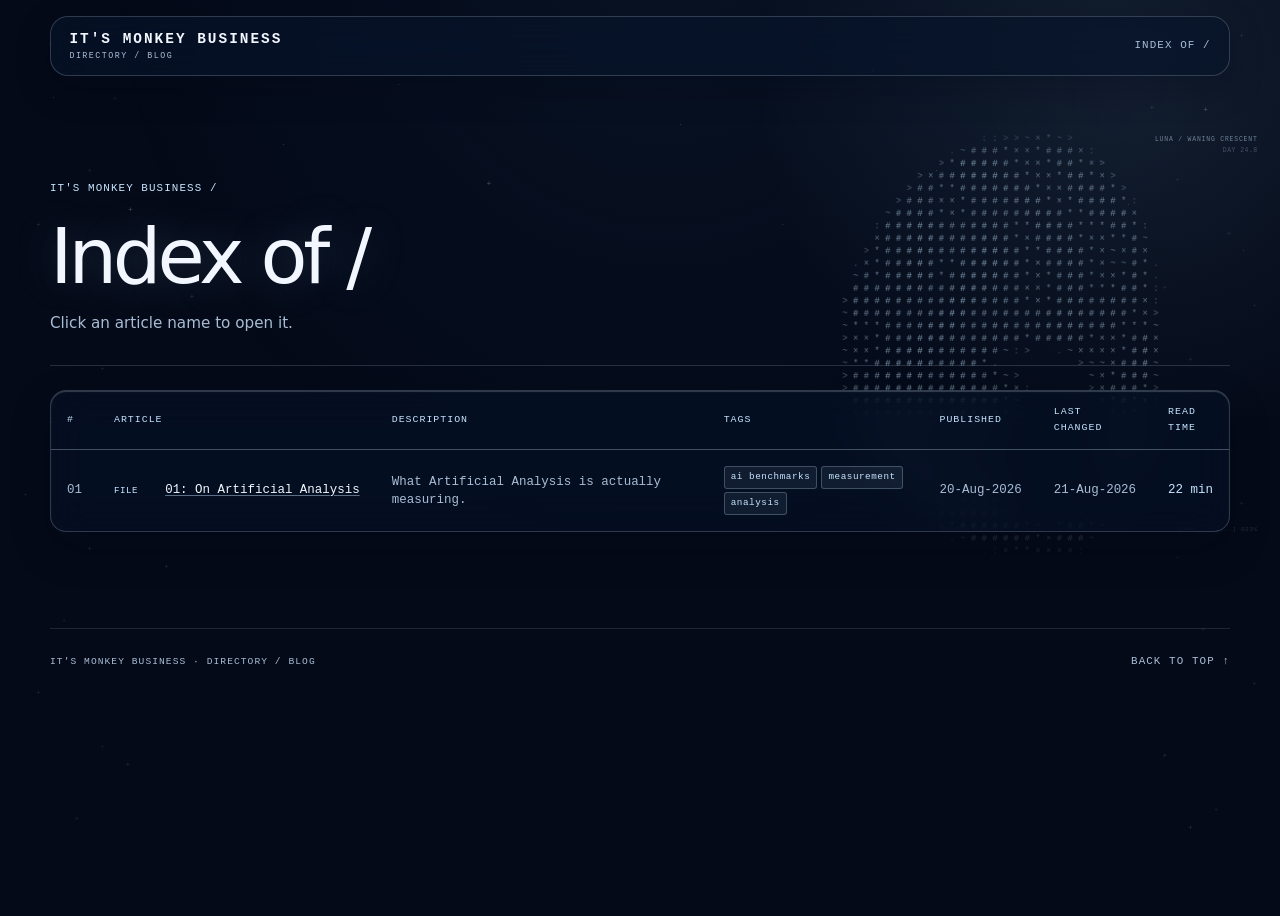
<file: index.html>
<!doctype html>
<html lang="en">
<head>
  <meta charset="utf-8">
  <meta name="viewport" content="width=device-width, initial-scale=1">
  <meta name="description" content="It's Monkey Business: a simple directory of blog posts.">
  <link rel="canonical" href="https://itsmonkey.business/">
  <meta name="theme-color" content="#040a18">
  <link rel="icon" type="image/png" sizes="64x64" href="assets/favicon.png">
  <meta property="og:site_name" content="It's Monkey Business">
  <meta property="og:type" content="website">
  <meta property="og:title" content="Index of / | It's Monkey Business">
  <meta property="og:description" content="It's Monkey Business: a simple directory of blog posts.">
  <meta property="og:url" content="https://itsmonkey.business/">
  <meta property="og:image" content="https://itsmonkey.business/assets/embeds/index.png?v=6490119-no-label">
  <meta property="og:image:alt" content="It's Monkey Business directory index">
  <meta property="og:image:type" content="image/png">
  <meta property="og:image:width" content="1200">
  <meta property="og:image:height" content="630">
  <meta name="twitter:card" content="summary_large_image">
  <meta name="twitter:title" content="Index of / | It's Monkey Business">
  <meta name="twitter:description" content="It's Monkey Business: a simple directory of blog posts.">
  <meta name="twitter:image" content="https://itsmonkey.business/assets/embeds/index.png?v=6490119-no-label">
  <meta name="twitter:image:alt" content="It's Monkey Business directory index">
  <title>Index of / | It's Monkey Business</title>
  <link rel="stylesheet" href="styles.css">
  <link rel="stylesheet" href="aether.css">
  <link rel="stylesheet" href="ambient-sky.css">
  <link rel="stylesheet" href="directory.css">
  <link rel="stylesheet" href="directory-entries.css">
  <script defer src="lunar-mark-data.js"></script>
  <script defer src="ambient-sky.js"></script>
  <script defer src="site-counter.js"></script>
</head>
<body>
  <div class="site-shell" id="top">
    <header class="site-header">
      <a class="brand" href="index.html">
        <span>It's Monkey Business</span>
        <small>Directory / blog</small>
      </a>
      <span class="directory-status">Index of /</span>
    </header>

    <main class="directory-page">
      <div class="directory-heading">
        <p class="directory-path">It's Monkey Business /</p>
        <h1>Index of /</h1>
        <p class="directory-intro">Click an article name to open it.</p>
      </div>

      <div class="directory-table-wrap">
        <table class="directory-table">
          <thead>
            <tr>
              <th scope="col">#</th>
              <th scope="col">Article</th>
              <th scope="col">Description</th>
              <th scope="col">Tags</th>
              <th scope="col">Published</th>
              <th scope="col">Last changed</th>
              <th scope="col">Read time</th>
            </tr>
          </thead>
          <tbody>
            <tr>
              <td>01</td>
              <td><span class="entry-icon" aria-hidden="true">FILE</span><a href="blogposts/01-On_Artificial_Analysis.html">01: On Artificial Analysis</a></td>
              <td class="entry-description">What Artificial Analysis is actually measuring.</td>
              <td><span class="tag">AI benchmarks</span><span class="tag">measurement</span><span class="tag">analysis</span></td>
              <td><time datetime="2026-08-20">20-Aug-2026</time></td>
              <td><time datetime="2026-08-21">21-Aug-2026</time></td>
              <td><span class="entry-read-time">22 min</span></td>
            </tr>
          </tbody>
        </table>
      </div>
    </main>

    <footer class="site-footer">
      <p>It's Monkey Business · directory / blog</p>
      <a href="#top">Back to top ↑</a>
    </footer>
  </div>
  <div class="site-visitor-counter" data-site-counter hidden aria-live="polite"></div>
</body>
</html>
</file>
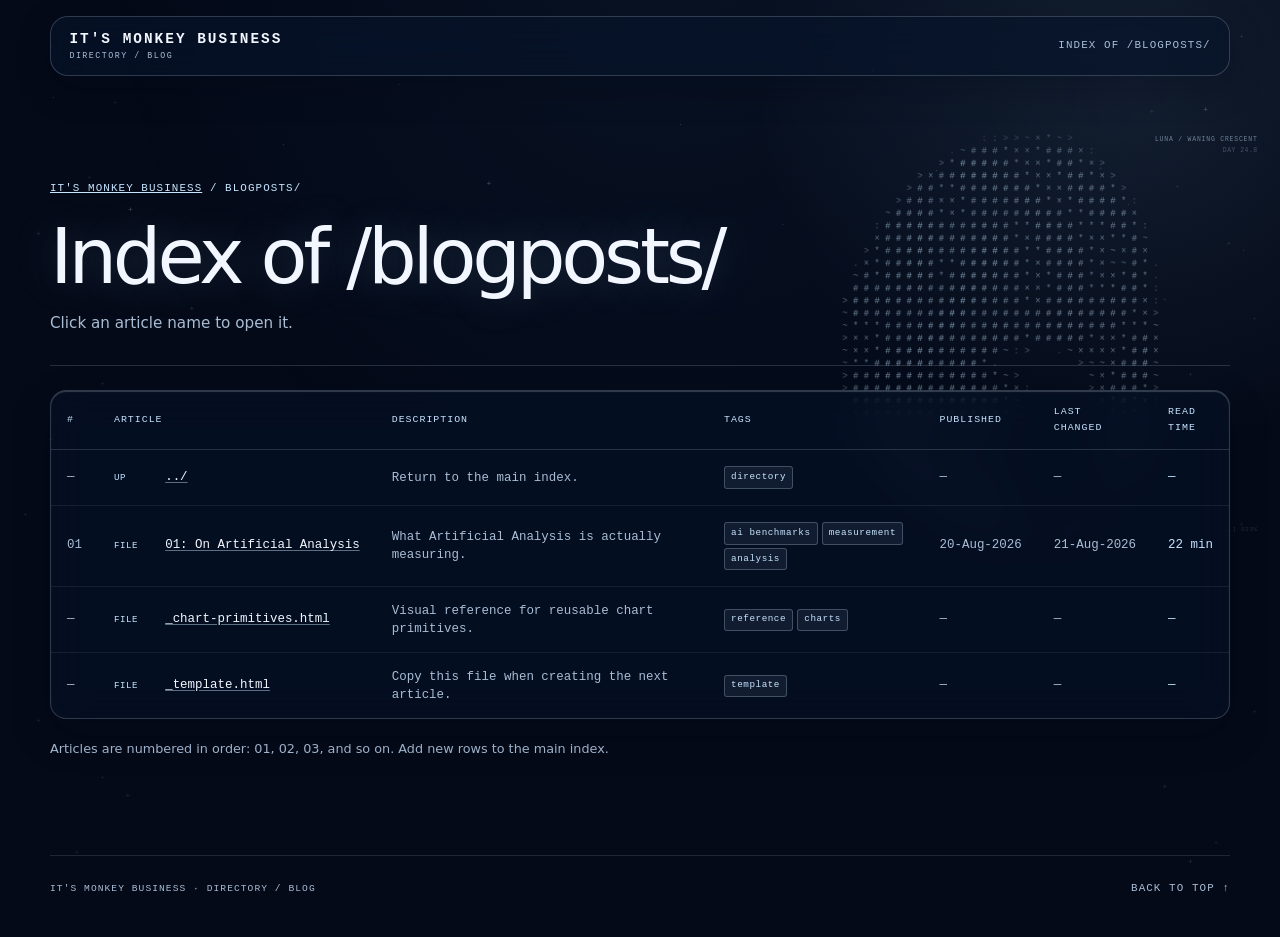
<file: blogposts/index.html>
<!doctype html>
<html lang="en">
<head>
  <meta charset="utf-8">
  <meta name="viewport" content="width=device-width, initial-scale=1">
  <meta name="description" content="Blog posts from It's Monkey Business.">
  <link rel="canonical" href="https://itsmonkey.business/blogposts/">
  <meta name="theme-color" content="#040a18">
  <link rel="icon" type="image/png" sizes="64x64" href="../assets/favicon.png">
  <meta property="og:site_name" content="It's Monkey Business">
  <meta property="og:type" content="website">
  <meta property="og:title" content="Index of /blogposts/ | It's Monkey Business">
  <meta property="og:description" content="Blog posts from It's Monkey Business.">
  <meta property="og:url" content="https://itsmonkey.business/blogposts/">
  <meta property="og:image" content="https://itsmonkey.business/assets/embeds/blogposts-index.png?v=6490119-no-label">
  <meta property="og:image:alt" content="It's Monkey Business blogposts directory">
  <meta property="og:image:type" content="image/png">
  <meta property="og:image:width" content="1200">
  <meta property="og:image:height" content="630">
  <meta name="twitter:card" content="summary_large_image">
  <meta name="twitter:title" content="Index of /blogposts/ | It's Monkey Business">
  <meta name="twitter:description" content="Blog posts from It's Monkey Business.">
  <meta name="twitter:image" content="https://itsmonkey.business/assets/embeds/blogposts-index.png?v=6490119-no-label">
  <meta name="twitter:image:alt" content="It's Monkey Business blogposts directory">
  <title>Index of /blogposts/ | It's Monkey Business</title>
  <link rel="stylesheet" href="../styles.css">
  <link rel="stylesheet" href="../aether.css">
  <link rel="stylesheet" href="../ambient-sky.css">
  <link rel="stylesheet" href="../directory.css">
  <link rel="stylesheet" href="../directory-entries.css">
  <script defer src="../lunar-mark-data.js"></script>
  <script defer src="../ambient-sky.js"></script>
  <script defer src="../site-counter.js"></script>
</head>
<body>
  <div class="site-shell" id="top">
    <header class="site-header">
      <a class="brand" href="../index.html">
        <span>It's Monkey Business</span>
        <small>Directory / blog</small>
      </a>
      <span class="directory-status">Index of /blogposts/</span>
    </header>

    <main class="directory-page">
      <div class="directory-heading">
        <p class="directory-path"><a href="../index.html">It's Monkey Business</a> / blogposts/</p>
        <h1>Index of /blogposts/</h1>
        <p class="directory-intro">Click an article name to open it.</p>
      </div>

      <div class="directory-table-wrap">
        <table class="directory-table">
          <thead>
            <tr>
              <th scope="col">#</th>
              <th scope="col">Article</th>
              <th scope="col">Description</th>
              <th scope="col">Tags</th>
              <th scope="col">Published</th>
              <th scope="col">Last changed</th>
              <th scope="col">Read time</th>
            </tr>
          </thead>
          <tbody>
            <tr>
              <td>—</td>
              <td><span class="entry-icon" aria-hidden="true">UP</span><a href="../index.html">../</a></td>
              <td class="entry-description">Return to the main index.</td>
              <td><span class="tag">directory</span></td>
              <td>—</td>
              <td>—</td>
              <td>—</td>
            </tr>
            <tr>
              <td>01</td>
              <td><span class="entry-icon" aria-hidden="true">FILE</span><a href="01-On_Artificial_Analysis.html">01: On Artificial Analysis</a></td>
              <td class="entry-description">What Artificial Analysis is actually measuring.</td>
              <td><span class="tag">AI benchmarks</span><span class="tag">measurement</span><span class="tag">analysis</span></td>
              <td><time datetime="2026-08-20">20-Aug-2026</time></td>
              <td><time datetime="2026-08-21">21-Aug-2026</time></td>
              <td><span class="entry-read-time">22 min</span></td>
            </tr>
            <tr>
              <td>—</td>
              <td><span class="entry-icon" aria-hidden="true">FILE</span><a href="_chart-primitives.html">_chart-primitives.html</a></td>
              <td class="entry-description">Visual reference for reusable chart primitives.</td>
              <td><span class="tag">reference</span><span class="tag">charts</span></td>
              <td>—</td>
              <td>—</td>
              <td>—</td>
            </tr>
            <tr>
              <td>—</td>
              <td><span class="entry-icon" aria-hidden="true">FILE</span><a href="_template.html">_template.html</a></td>
              <td class="entry-description">Copy this file when creating the next article.</td>
              <td><span class="tag">template</span></td>
              <td>—</td>
              <td>—</td>
              <td>—</td>
            </tr>
          </tbody>
        </table>
      </div>

      <p class="directory-note">
        Articles are numbered in order: 01, 02, 03, and so on. Add new rows to the main index.
      </p>
    </main>

    <footer class="site-footer">
      <p>It's Monkey Business · directory / blog</p>
      <a href="#top">Back to top ↑</a>
    </footer>
  </div>
  <div class="site-visitor-counter" data-site-counter hidden aria-live="polite"></div>
</body>
</html>
</file>
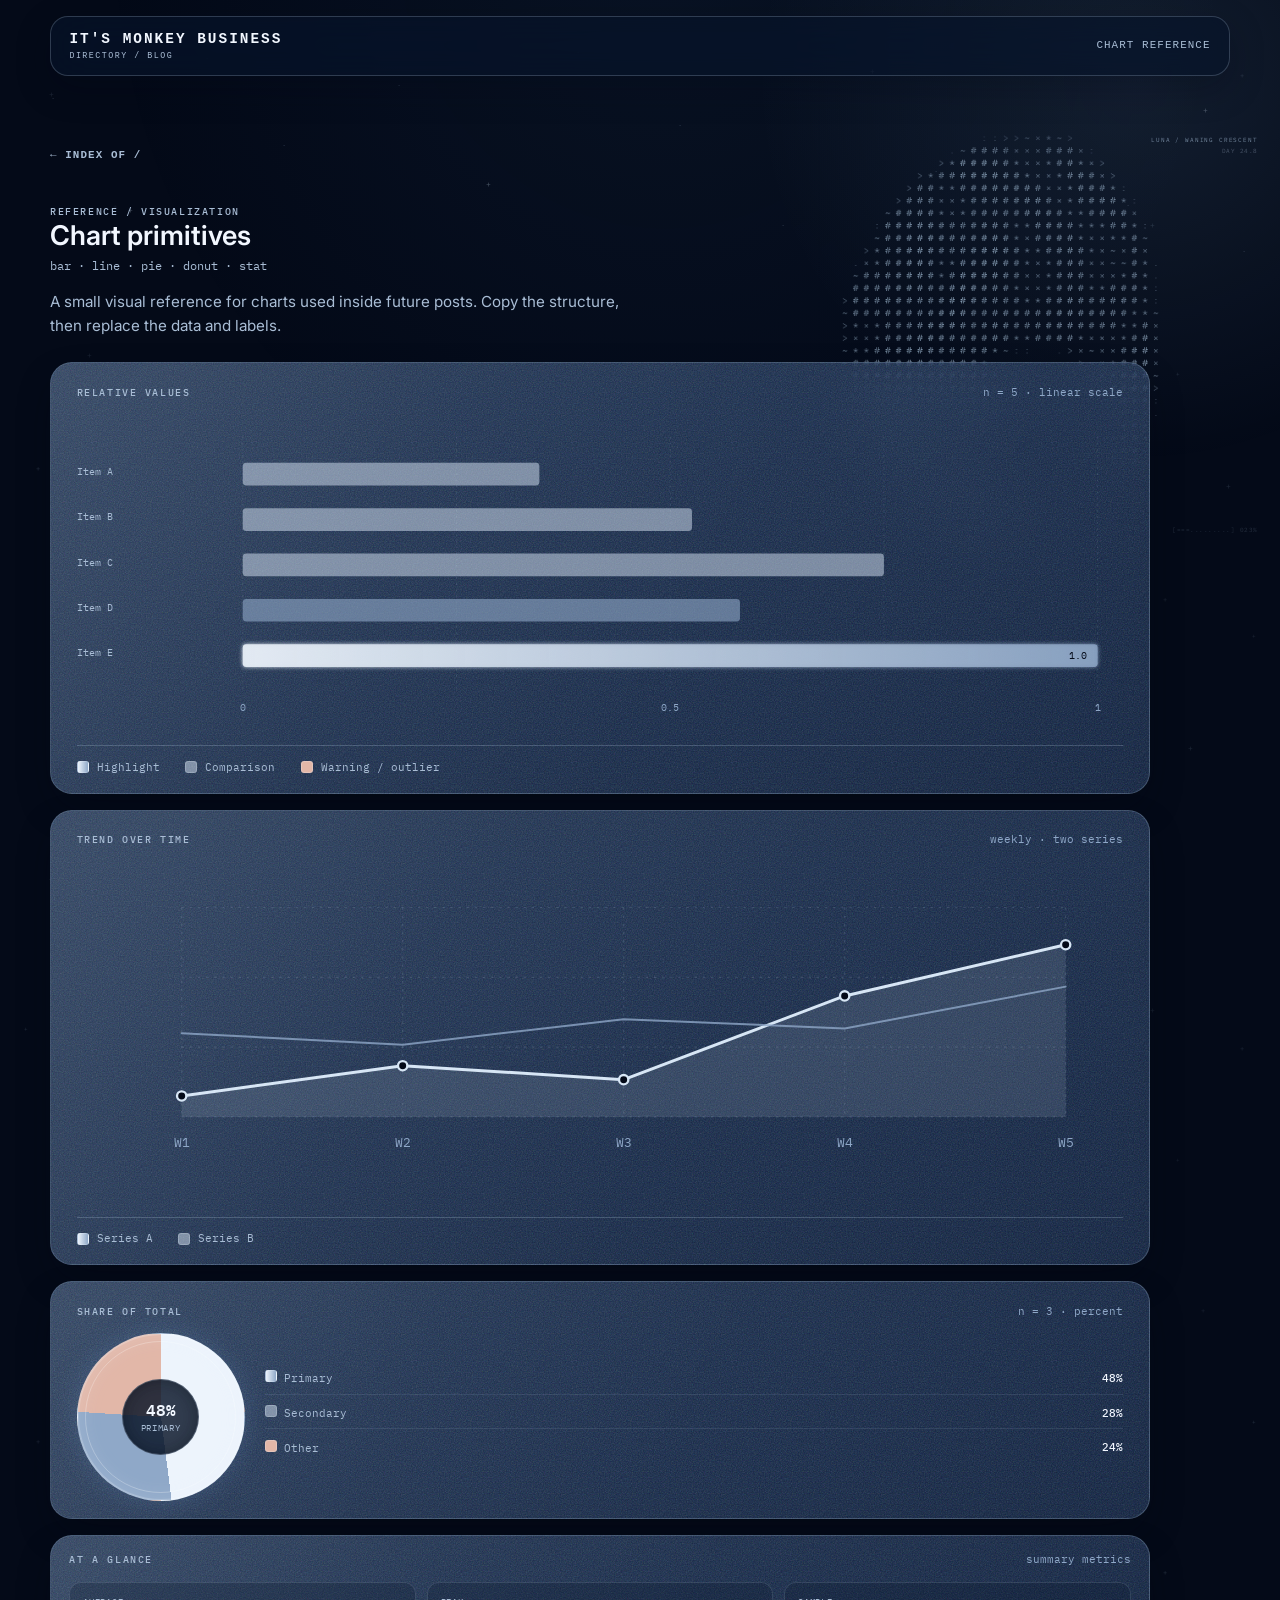
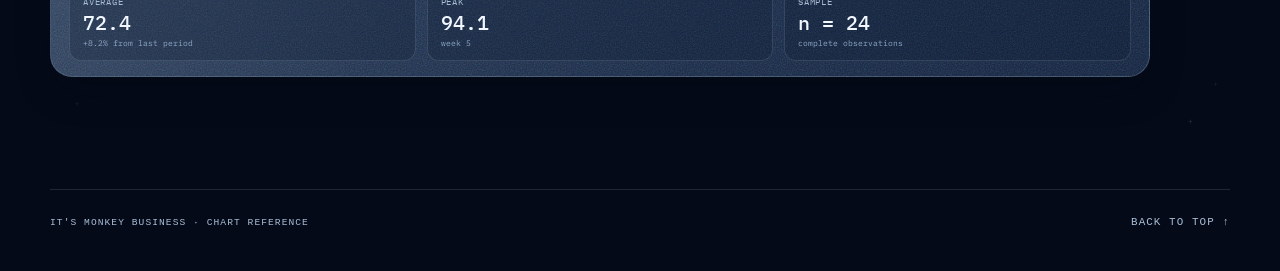
<file: blogposts/_chart-primitives.html>
<!doctype html>
<html lang="en">
<head>
  <meta charset="utf-8">
  <meta name="viewport" content="width=device-width, initial-scale=1">
  <link rel="icon" type="image/png" sizes="64x64" href="../assets/favicon.png">
  <meta name="description" content="Reusable chart primitives for It's Monkey Business.">
  <title>Chart primitives — It's Monkey Business</title>
  <link rel="preconnect" href="https://fonts.googleapis.com">
  <link rel="preconnect" href="https://fonts.gstatic.com" crossorigin>
  <link rel="stylesheet" href="https://fonts.googleapis.com/css2?family=IBM+Plex+Mono:wght@400;500&family=Inter:wght@400;500;600&display=swap">
  <link rel="stylesheet" href="../styles.css">
  <link rel="stylesheet" href="../aether.css">
  <link rel="stylesheet" href="../ambient-sky.css">
  <link rel="stylesheet" href="../charts.css">
  <link rel="stylesheet" href="../directory.css">
  <link rel="stylesheet" href="../directory-entries.css">
  <script defer src="../lunar-mark-data.js"></script>
  <script defer src="../ambient-sky.js"></script>
  <script defer src="../site-counter.js"></script>
</head>
<body>
  <div class="site-shell" id="top">
    <header class="site-header">
      <a class="brand" href="../index.html">
        <span>It's Monkey Business</span>
        <small>Directory / blog</small>
      </a>
      <span class="directory-status">Chart reference</span>
    </header>

    <main class="chart-reference-page">
      <a class="back-link" href="../index.html">← Index of /</a>
      <div class="ar-header">
        <div>
          <div class="ar-eyebrow">Reference / visualization</div>
          <div class="ar-title">Chart primitives</div>
          <div class="ar-meta">bar · line · pie · donut · stat</div>
        </div>
      </div>
      <p class="directory-intro">A small visual reference for charts used inside future posts. Copy the structure, then replace the data and labels.</p>

      <section class="ar-panel" aria-labelledby="bar-title">
        <div class="ar-card-top">
          <span class="ar-card-title" id="bar-title">Relative values</span>
          <span class="ar-card-sub">n = 5 · linear scale</span>
        </div>
        <svg class="ar-chart" viewBox="0 0 1200 372" role="img" aria-label="Example horizontal bar chart">
          <defs>
            <linearGradient id="arBarGrad" x1="0" y1="0" x2="1" y2="0">
              <stop offset="0" stop-color="#edf4fc" stop-opacity=".96"/>
              <stop offset="1" stop-color="#8fa8c8" stop-opacity=".88"/>
            </linearGradient>
            <filter id="arGlow" x="-20%" y="-80%" width="140%" height="260%">
              <feGaussianBlur stdDeviation="2.6" result="blur"/>
              <feMerge><feMergeNode in="blur"/><feMergeNode in="SourceGraphic"/></feMerge>
            </filter>
          </defs>
          <g class="ar-grid">
            <line x1="190" y1="26" x2="190" y2="320"/>
            <line x1="435" y1="26" x2="435" y2="320"/>
            <line x1="680" y1="26" x2="680" y2="320"/>
            <line x1="925" y1="26" x2="925" y2="320"/>
            <line x1="1170" y1="26" x2="1170" y2="320"/>
          </g>
          <g class="ar-tick" text-anchor="middle">
            <text x="190" y="340">0</text><text x="680" y="340">0.5</text><text x="1170" y="340">1</text>
          </g>
          <g class="ar-label">
            <text x="0" y="70">Item A</text><text x="0" y="122">Item B</text>
            <text x="0" y="174">Item C</text><text x="0" y="226">Item D</text>
            <text x="0" y="278">Item E</text>
          </g>
          <rect x="190" y="56" width="340" height="26" rx="4" class="ar-bar-muted"/>
          <rect x="190" y="108" width="515" height="26" rx="4" class="ar-bar-muted"/>
          <rect x="190" y="160" width="735" height="26" rx="4" class="ar-bar-muted"/>
          <rect x="190" y="212" width="570" height="26" rx="4" class="ar-bar-2"/>
          <rect x="190" y="264" width="980" height="26" rx="4" class="ar-star"/>
          <text x="1158" y="281" text-anchor="end" class="ar-value">1.0</text>
        </svg>
        <div class="ar-legend">
          <div class="ar-legend-item"><span class="ar-swatch ar-swatch--accent"></span>Highlight</div>
          <div class="ar-legend-item"><span class="ar-swatch ar-swatch--muted"></span>Comparison</div>
          <div class="ar-legend-item"><span class="ar-swatch ar-swatch--alert"></span>Warning / outlier</div>
        </div>
      </section>

      <section class="ar-panel" aria-labelledby="line-title">
        <div class="ar-card-top">
          <span class="ar-card-title" id="line-title">Trend over time</span>
          <span class="ar-card-sub">weekly · two series</span>
        </div>
        <svg class="ar-chart" viewBox="0 0 900 300" role="img" aria-label="Example line chart">
          <g class="ar-grid">
            <line x1="90" y1="40" x2="850" y2="40"/><line x1="90" y1="100" x2="850" y2="100"/>
            <line x1="90" y1="160" x2="850" y2="160"/><line x1="90" y1="220" x2="850" y2="220"/>
            <line x1="90" y1="40" x2="90" y2="220"/><line x1="280" y1="40" x2="280" y2="220"/>
            <line x1="470" y1="40" x2="470" y2="220"/><line x1="660" y1="40" x2="660" y2="220"/>
            <line x1="850" y1="40" x2="850" y2="220"/>
          </g>
          <path class="ar-area" d="M90 202 L280 176 L470 188 L660 116 L850 72 L850 220 L90 220 Z"/>
          <path class="ar-line" d="M90 202 L280 176 L470 188 L660 116 L850 72"/>
          <path class="ar-line-2" d="M90 148 L280 158 L470 136 L660 144 L850 108"/>
          <g class="ar-point"><circle cx="90" cy="202" r="4"/><circle cx="280" cy="176" r="4"/><circle cx="470" cy="188" r="4"/><circle cx="660" cy="116" r="4"/><circle cx="850" cy="72" r="4"/></g>
          <g class="ar-tick"><text x="90" y="246" text-anchor="middle">W1</text><text x="280" y="246" text-anchor="middle">W2</text><text x="470" y="246" text-anchor="middle">W3</text><text x="660" y="246" text-anchor="middle">W4</text><text x="850" y="246" text-anchor="middle">W5</text></g>
        </svg>
        <div class="ar-legend">
          <div class="ar-legend-item"><span class="ar-swatch ar-swatch--accent"></span>Series A</div>
          <div class="ar-legend-item"><span class="ar-swatch ar-swatch--muted"></span>Series B</div>
        </div>
      </section>

      <section class="ar-panel" aria-labelledby="pie-title">
        <div class="ar-card-top">
          <span class="ar-card-title" id="pie-title">Share of total</span>
          <span class="ar-card-sub">n = 3 · percent</span>
        </div>
        <div class="ar-pie-wrap">
          <div class="ar-pie ar-pie--donut" role="img" aria-label="Donut chart: primary 48 percent, secondary 28 percent, other 24 percent"
               style="--ar-pie-gradient: conic-gradient(#edf4fc 0 48%, #8fa8c8 48% 76%, #e2b7a8 76% 100%); --ar-pie-hole: rgba(8, 20, 40, .82);">
            <div class="ar-pie-label">48%<small>primary</small></div>
          </div>
          <ul class="ar-pie-legend">
            <li class="ar-pie-legend-item"><span><span class="ar-swatch ar-swatch--accent"></span> Primary</span><strong>48%</strong></li>
            <li class="ar-pie-legend-item"><span><span class="ar-swatch ar-swatch--muted"></span> Secondary</span><strong>28%</strong></li>
            <li class="ar-pie-legend-item"><span><span class="ar-swatch ar-swatch--alert"></span> Other</span><strong>24%</strong></li>
          </ul>
        </div>
      </section>

      <section class="ar-panel ar-panel--tight" aria-labelledby="stat-title">
        <div class="ar-card-top"><span class="ar-card-title" id="stat-title">At a glance</span><span class="ar-card-sub">summary metrics</span></div>
        <div class="ar-stat-grid">
          <div class="ar-stat"><span class="ar-stat-label">Average</span><strong class="ar-stat-value">72.4</strong><span class="ar-stat-note">+8.2% from last period</span></div>
          <div class="ar-stat"><span class="ar-stat-label">Peak</span><strong class="ar-stat-value">94.1</strong><span class="ar-stat-note">week 5</span></div>
          <div class="ar-stat"><span class="ar-stat-label">Sample</span><strong class="ar-stat-value">n = 24</strong><span class="ar-stat-note">complete observations</span></div>
        </div>
      </section>
    </main>

    <footer class="site-footer">
      <p>It's Monkey Business · chart reference</p>
      <a href="#top">Back to top ↑</a>
    </footer>
  </div>
  <div class="site-visitor-counter" data-site-counter hidden aria-live="polite"></div>
</body>
</html>
</file>
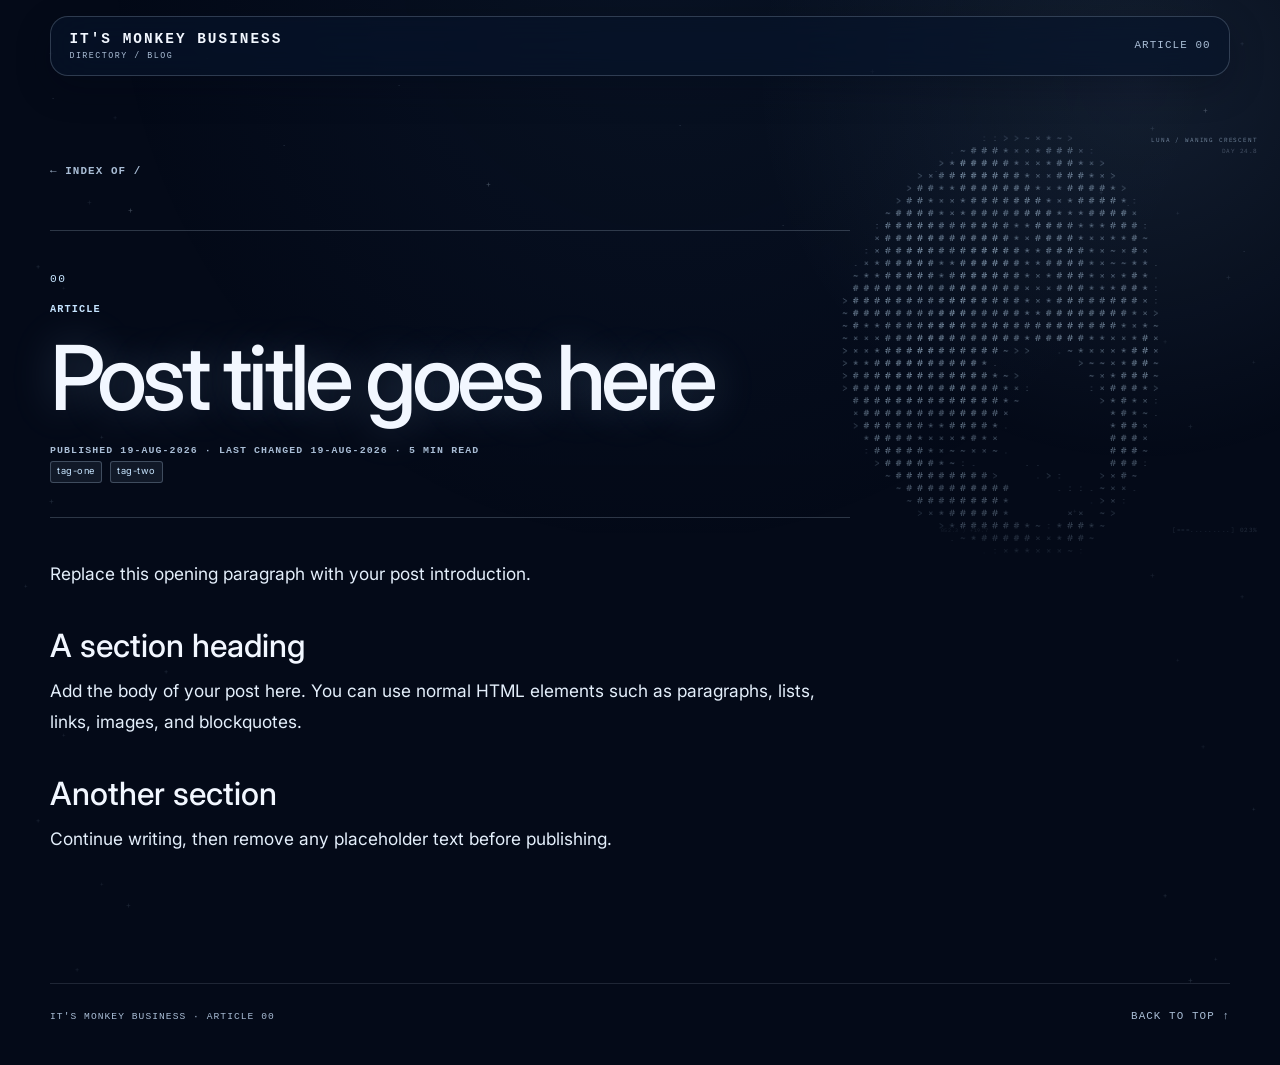
<file: blogposts/_template.html>
<!doctype html>
<html lang="en">
<head>
  <meta charset="utf-8">
  <meta name="viewport" content="width=device-width, initial-scale=1">
  <meta name="description" content="Replace this description with a short summary of the post.">
  <!-- Update the canonical URL and preview filename when copying this template. -->
  <link rel="canonical" href="https://itsmonkey.business/blogposts/00-post-title.html">
  <meta name="theme-color" content="#040a18">
  <link rel="icon" type="image/png" sizes="64x64" href="../assets/favicon.png">
  <meta property="og:site_name" content="It's Monkey Business">
  <meta property="og:type" content="article">
  <meta property="og:title" content="00 — Post title — It's Monkey Business">
  <meta property="og:description" content="Replace this description with a short summary of the post.">
  <meta property="og:url" content="https://itsmonkey.business/blogposts/00-post-title.html">
  <meta property="og:image" content="https://itsmonkey.business/assets/embeds/article-00.png?v=6490119-no-label">
  <meta property="og:image:alt" content="Article 00: Post title">
  <meta property="og:image:type" content="image/png">
  <meta property="og:image:width" content="1200">
  <meta property="og:image:height" content="630">
  <meta property="article:published_time" content="2026-08-19">
  <meta property="article:modified_time" content="2026-08-19">
  <meta name="twitter:card" content="summary_large_image">
  <meta name="twitter:title" content="00 — Post title — It's Monkey Business">
  <meta name="twitter:description" content="Replace this description with a short summary of the post.">
  <meta name="twitter:image" content="https://itsmonkey.business/assets/embeds/article-00.png?v=6490119-no-label">
  <meta name="twitter:image:alt" content="Article 00: Post title">
  <title>00 — Post title — It's Monkey Business</title>
  <link rel="preconnect" href="https://fonts.googleapis.com">
  <link rel="preconnect" href="https://fonts.gstatic.com" crossorigin>
  <link rel="stylesheet" href="https://fonts.googleapis.com/css2?family=IBM+Plex+Mono:wght@400;500&family=Inter:wght@400;500;600&display=swap">
  <link rel="stylesheet" href="../styles.css">
  <link rel="stylesheet" href="../aether.css">
  <link rel="stylesheet" href="../ambient-sky.css">
  <link rel="stylesheet" href="../charts.css">
  <link rel="stylesheet" href="../directory.css">
  <link rel="stylesheet" href="../directory-entries.css">
  <script defer src="../lunar-mark-data.js"></script>
  <script defer src="../ambient-sky.js"></script>
  <script defer src="../site-counter.js"></script>
</head>
<body>
  <div class="site-shell" id="top">
    <header class="site-header">
      <a class="brand" href="../index.html">
        <span>It's Monkey Business</span>
        <small>Directory / blog</small>
      </a>
      <span class="directory-status">Article 00</span>
    </header>

    <main class="post-layout">
      <a class="back-link" href="../index.html">← Index of /</a>

      <article>
        <header class="post-header">
          <p class="article-number">00</p>
          <p class="eyebrow">Article</p>
          <h1>Post title goes here</h1>
          <p class="post-meta">
            <span>Published <time datetime="2026-08-19">19-Aug-2026</time></span>
            <span>·</span>
            <span>Last changed <time datetime="2026-08-19">19-Aug-2026</time></span>
            <span>·</span>
            5 min read
          </p>
          <p class="post-tags"><span class="tag">tag-one</span><span class="tag">tag-two</span></p>
        </header>

        <div class="post-content">
          <p>Replace this opening paragraph with your post introduction.</p>

          <h2>A section heading</h2>
          <p>
            Add the body of your post here. You can use normal HTML elements such as paragraphs,
            lists, links, images, and blockquotes.
          </p>

          <h2>Another section</h2>
          <p>Continue writing, then remove any placeholder text before publishing.</p>
        </div>
      </article>
    </main>

    <footer class="site-footer">
      <p>It's Monkey Business · article 00</p>
      <a href="../index.html#top">Back to top ↑</a>
    </footer>
  </div>
  <div class="site-visitor-counter" data-site-counter hidden aria-live="polite"></div>
</body>
</html>
</file>
<file: styles.css>
:root {
  --ink: #202329;
  --muted: #6d7078;
  --paper: #f7f5f0;
  --card: #fffdf9;
  --accent: #d65a3a;
  --accent-dark: #a83d27;
  --line: #e5dfd5;
  --max-width: 1040px;
}

* {
  box-sizing: border-box;
}

html {
  scroll-behavior: smooth;
}

body {
  margin: 0;
  background: var(--paper);
  color: var(--ink);
  font-family: Georgia, "Times New Roman", serif;
  line-height: 1.6;
}

a {
  color: inherit;
}

.site-shell {
  width: min(calc(100% - 3rem), var(--max-width));
  margin: 0 auto;
}

.site-header {
  display: flex;
  align-items: center;
  justify-content: space-between;
  padding: 1.5rem 0;
  border-bottom: 1px solid var(--line);
  font-family: Arial, Helvetica, sans-serif;
}

.brand {
  color: var(--ink);
  font-size: 1rem;
  font-weight: 700;
  letter-spacing: -0.02em;
  text-decoration: none;
}

nav {
  display: flex;
  gap: 1.5rem;
}

nav a,
.site-footer a {
  color: var(--muted);
  font-size: 0.85rem;
  text-decoration: none;
}

nav a:hover,
.site-footer a:hover,
.text-link:hover,
.back-link:hover {
  color: var(--accent-dark);
}

.hero {
  max-width: 760px;
  padding: 8rem 0 7rem;
}

.eyebrow {
  margin: 0 0 1rem;
  color: var(--accent-dark);
  font-family: Arial, Helvetica, sans-serif;
  font-size: 0.72rem;
  font-weight: 700;
  letter-spacing: 0.16em;
  text-transform: uppercase;
}

h1,
h2,
h3,
p {
  margin-top: 0;
}

h1,
h2,
h3 {
  line-height: 1.1;
}

h1 {
  max-width: 700px;
  margin-bottom: 1.5rem;
  font-size: clamp(3.25rem, 9vw, 6.5rem);
  font-weight: 400;
  letter-spacing: -0.065em;
}

.hero-lead {
  max-width: 560px;
  margin-bottom: 2rem;
  color: var(--muted);
  font-size: 1.25rem;
}

.button {
  display: inline-flex;
  gap: 0.7rem;
  align-items: center;
  padding: 0.8rem 1.1rem;
  border: 1px solid var(--ink);
  background: var(--ink);
  color: #fff;
  font-family: Arial, Helvetica, sans-serif;
  font-size: 0.8rem;
  font-weight: 700;
  text-decoration: none;
  transition: background 160ms ease, border-color 160ms ease;
}

.button:hover {
  border-color: var(--accent);
  background: var(--accent);
}

.blog-section {
  padding: 5rem 0 7rem;
  border-top: 1px solid var(--line);
}

.section-heading {
  display: flex;
  align-items: baseline;
  justify-content: space-between;
  gap: 2rem;
  margin-bottom: 2rem;
}

.section-heading h2 {
  margin: 0;
  font-size: clamp(2.25rem, 5vw, 4rem);
  font-weight: 400;
  letter-spacing: -0.05em;
}

.section-heading > p:last-child {
  max-width: 300px;
  margin: 0;
  color: var(--muted);
  font-size: 0.95rem;
}

.post-grid {
  display: grid;
  grid-template-columns: repeat(auto-fit, minmax(250px, 1fr));
  gap: 1rem;
}

.post-card {
  min-height: 250px;
  padding: 1.5rem;
  border: 1px solid var(--line);
  background: var(--card);
}

.post-card h3 {
  margin-bottom: 0.75rem;
  font-size: 1.55rem;
  font-weight: 400;
}

.post-card p:not(.post-meta) {
  color: var(--muted);
  font-size: 0.95rem;
}

.post-meta {
  margin-bottom: 2rem;
  color: var(--accent-dark);
  font-family: Arial, Helvetica, sans-serif;
  font-size: 0.72rem;
  font-weight: 700;
  letter-spacing: 0.08em;
  text-transform: uppercase;
}

code {
  padding: 0.15rem 0.3rem;
  background: #eee9df;
  font-size: 0.88em;
}

.site-footer {
  display: flex;
  justify-content: space-between;
  padding: 1.5rem 0;
  border-top: 1px solid var(--line);
  color: var(--muted);
  font-family: Arial, Helvetica, sans-serif;
  font-size: 0.8rem;
}

.site-footer p {
  margin: 0;
}

.post-layout {
  max-width: 760px;
  padding: 5rem 0 7rem;
}

.back-link,
.text-link {
  color: var(--accent-dark);
  font-family: Arial, Helvetica, sans-serif;
  font-size: 0.8rem;
  font-weight: 700;
  text-decoration: none;
}

.post-header {
  padding: 4rem 0 3rem;
  border-bottom: 1px solid var(--line);
}

.post-header h1 {
  max-width: 720px;
  margin-bottom: 1rem;
  font-size: clamp(2.75rem, 7vw, 5.5rem);
}

.post-header .post-meta {
  margin-bottom: 0;
}

.post-content {
  padding-top: 3rem;
  font-size: 1.1rem;
}

.post-content h2 {
  margin: 2.5rem 0 0.75rem;
  font-size: 2rem;
  font-weight: 400;
}

.post-content h3 {
  margin: 2rem 0 0.5rem;
  font-size: 1.4rem;
  font-weight: 400;
}

.post-content blockquote {
  margin: 2rem 0;
  padding-left: 1.25rem;
  border-left: 3px solid var(--accent);
  color: var(--muted);
  font-style: italic;
}

@media (max-width: 640px) {
  .site-shell {
    width: min(calc(100% - 2rem), var(--max-width));
  }

  .hero {
    padding: 5rem 0 5rem;
  }

  .section-heading {
    display: block;
  }

  .section-heading h2 {
    margin-bottom: 1rem;
  }

  .site-footer {
    display: block;
  }

  .site-footer a {
    display: inline-block;
    margin-top: 0.5rem;
  }
}

.site-visitor-counter {
  position: fixed;
  right: clamp(0.75rem, 2vw, 1.5rem);
  bottom: 0.65rem;
  z-index: 20;
  color: rgba(199, 229, 255, 0.48);
  font-family: ui-monospace, SFMono-Regular, Menlo, Consolas, monospace;
  font-size: 0.6rem;
  letter-spacing: 0.08em;
  line-height: 1;
  text-transform: uppercase;
  pointer-events: none;
}
</file>
<file: aether.css>
:root {
  --aether-bg: #071226;
  --aether-deep: #040a18;
  --aether-panel: rgba(34, 59, 96, 0.46);
  --aether-line: rgba(211, 232, 255, 0.2);
  --aether-text: #f2f7ff;
  --aether-muted: #a9bdd5;
  --aether-ice: #c7e5ff;
}

* {
  box-sizing: border-box;
}

html {
  background: var(--aether-deep);
  scroll-behavior: smooth;
}

body {
  min-height: 100vh;
  overflow-x: hidden;
  background: var(--aether-deep);
  color: var(--aether-text);
  font-family: Inter, ui-sans-serif, system-ui, -apple-system, BlinkMacSystemFont, "Segoe UI", sans-serif;
}

body::before {
  position: fixed;
  inset: 0;
  z-index: -1;
  background-image: radial-gradient(rgba(223, 239, 255, 0.28) 0.5px, transparent 0.7px);
  background-size: 5px 5px;
  content: "";
  opacity: 0;
  pointer-events: none;
}

body::after {
  position: fixed;
  top: 18%;
  right: -10rem;
  width: 26rem;
  height: 26rem;
  border: 1px solid rgba(205, 231, 255, 0.12);
  border-radius: 50%;
  box-shadow: 0 0 0 2rem rgba(205, 231, 255, 0.025), 0 0 0 5rem rgba(205, 231, 255, 0.018);
  content: "";
  opacity: 0.6;
  pointer-events: none;
}

.site-shell {
  position: relative;
  z-index: 1;
  width: min(calc(100% - 3rem), 1180px);
  margin: 0 auto;
}

.site-header {
  position: sticky;
  top: 0.75rem;
  z-index: 10;
  display: flex;
  align-items: center;
  justify-content: space-between;
  gap: 2rem;
  padding: 0.95rem 1.15rem;
  border: 1px solid var(--aether-line);
  border-radius: 18px;
  background: rgba(8, 20, 40, 0.68);
  box-shadow: 0 12px 34px rgba(2, 8, 20, 0.28);
  backdrop-filter: blur(22px) saturate(1.35);
  -webkit-backdrop-filter: blur(22px) saturate(1.35);
  font-family: ui-monospace, SFMono-Regular, Menlo, Consolas, monospace;
}

.brand {
  display: inline-flex;
  flex-direction: column;
  gap: 0.16rem;
  color: var(--aether-text);
  font-size: 0.9rem;
  font-weight: 700;
  letter-spacing: 0.14em;
  line-height: 1.1;
  text-decoration: none;
  text-transform: uppercase;
}

.brand small {
  color: var(--aether-muted);
  font-size: 0.52rem;
  font-weight: 400;
  letter-spacing: 0.18em;
}

nav {
  display: flex;
  align-items: center;
  gap: 1.35rem;
}

nav a,
.site-footer a,
.back-link,
.text-link {
  color: var(--aether-muted);
  font-family: ui-monospace, SFMono-Regular, Menlo, Consolas, monospace;
  font-size: 0.68rem;
  letter-spacing: 0.1em;
  text-decoration: none;
  text-transform: uppercase;
  transition: color 160ms ease;
}

nav a:hover,
.site-footer a:hover,
.back-link:hover,
.text-link:hover {
  color: #fff;
}

.hero {
  position: relative;
  max-width: 900px;
  margin: 0 auto;
  padding: clamp(5rem, 12vw, 8rem) 0 5.5rem;
  text-align: center;
}

.hero::before {
  position: absolute;
  top: 7rem;
  left: 50%;
  width: min(56vw, 34rem);
  height: min(56vw, 34rem);
  border: 1px solid rgba(202, 230, 255, 0.1);
  border-radius: 50%;
  box-shadow: inset 0 0 70px rgba(176, 219, 255, 0.1), 0 0 90px rgba(132, 191, 255, 0.08);
  content: "";
  pointer-events: none;
  transform: translateX(-50%);
}

.eyebrow,
.post-kicker,
.post-meta,
.status,
.post-card-footer,
.hero-pill {
  font-family: ui-monospace, SFMono-Regular, Menlo, Consolas, monospace;
  letter-spacing: 0.11em;
  text-transform: uppercase;
}

.eyebrow {
  margin: 0 0 0.8rem;
  color: var(--aether-ice);
  font-size: 0.64rem;
  font-weight: 600;
}

.hero-badge {
  position: relative;
  display: inline-flex;
  align-items: center;
  gap: 0.55rem;
  padding: 0.42rem 0.9rem;
  border: 1px solid var(--aether-line);
  border-radius: 999px;
  background: rgba(40, 65, 103, 0.42);
  box-shadow: 0 0 22px rgba(171, 216, 255, 0.12);
  color: var(--aether-muted);
  font-family: ui-monospace, SFMono-Regular, Menlo, Consolas, monospace;
  font-size: 0.62rem;
  letter-spacing: 0.12em;
  text-transform: uppercase;
}

.badge-dot {
  width: 0.45rem;
  height: 0.45rem;
  border-radius: 50%;
  background: var(--aether-ice);
  box-shadow: 0 0 10px rgba(190, 229, 255, 0.9);
}

h1,
h2,
h3,
p {
  margin-top: 0;
}

h1,
h2,
h3 {
  color: var(--aether-text);
  line-height: 1.08;
}

h1 {
  position: relative;
  max-width: 840px;
  margin: 1.5rem auto 1.25rem;
  font-size: clamp(3rem, 7.2vw, 6.2rem);
  font-weight: 500;
  letter-spacing: -0.055em;
  text-shadow: 0 0 44px rgba(173, 216, 255, 0.22);
}

.hero-lead {
  position: relative;
  max-width: 650px;
  margin: 0 auto 2rem;
  padding: 0.95rem 1.25rem;
  border: 1px solid var(--aether-line);
  border-radius: 16px;
  background: rgba(6, 16, 33, 0.42);
  box-shadow: 0 12px 28px rgba(2, 8, 20, 0.22);
  color: #e4effb;
  font-size: 1rem;
  line-height: 1.7;
  backdrop-filter: blur(16px);
  -webkit-backdrop-filter: blur(16px);
}

.hero-actions {
  position: relative;
  display: flex;
  justify-content: center;
  flex-wrap: wrap;
  gap: 0.8rem;
  margin-bottom: 1.8rem;
}

.button {
  display: inline-flex;
  align-items: center;
  justify-content: center;
  gap: 0.6rem;
  min-height: 2.7rem;
  padding: 0 1.2rem;
  border: 1px solid rgba(218, 239, 255, 0.25);
  border-radius: 12px;
  box-shadow: inset 0 1px 1px rgba(255, 255, 255, 0.32), 0 6px 18px rgba(2, 8, 20, 0.25);
  font-family: ui-monospace, SFMono-Regular, Menlo, Consolas, monospace;
  font-size: 0.68rem;
  font-weight: 600;
  letter-spacing: 0.09em;
  text-decoration: none;
  text-transform: uppercase;
  transition: border-color 160ms ease, box-shadow 160ms ease, transform 160ms ease;
}

.button:hover {
  border-color: rgba(236, 248, 255, 0.65);
  box-shadow: inset 0 1px 1px rgba(255, 255, 255, 0.55), 0 10px 24px rgba(2, 8, 20, 0.4), 0 0 16px rgba(173, 217, 255, 0.2);
  transform: translateY(-1px);
}

.button--primary {
  background: linear-gradient(135deg, #fff 0%, #c8e5ff 100%);
  color: #0a1730;
}

.button--ghost {
  background: rgba(31, 56, 91, 0.38);
  color: var(--aether-text);
  backdrop-filter: blur(16px);
  -webkit-backdrop-filter: blur(16px);
}

.hero-pill {
  position: relative;
  display: inline-flex;
  align-items: center;
  gap: 0.7rem;
  padding: 0.5rem 1rem;
  border: 1px solid var(--aether-line);
  border-radius: 999px;
  background: rgba(7, 18, 37, 0.65);
  box-shadow: 0 8px 20px rgba(2, 8, 20, 0.25);
  color: var(--aether-muted);
  font-size: 0.6rem;
  backdrop-filter: blur(18px);
  -webkit-backdrop-filter: blur(18px);
}

.hero-pill .sep {
  opacity: 0.4;
}

.blog-section {
  position: relative;
  padding: 4.5rem 0 6.5rem;
  border-top: 1px solid rgba(211, 232, 255, 0.13);
}

.section-heading {
  display: flex;
  align-items: end;
  justify-content: space-between;
  gap: 2rem;
  margin-bottom: 2rem;
}

.section-heading h2 {
  margin: 0;
  font-size: clamp(2.25rem, 5vw, 4rem);
  font-weight: 500;
  letter-spacing: -0.055em;
}

.section-heading > p:last-child {
  max-width: 310px;
  margin: 0;
  color: var(--aether-muted);
  font-size: 0.9rem;
  line-height: 1.6;
}

.post-grid {
  display: grid;
  grid-template-columns: minmax(0, 1.3fr) minmax(17rem, 0.7fr);
  gap: 1.15rem;
}

.post-card,
.about-card {
  position: relative;
  overflow: hidden;
  border: 1px solid rgba(215, 235, 255, 0.22);
  border-radius: 22px;
  background: linear-gradient(145deg, rgba(116, 160, 211, 0.2), rgba(12, 27, 53, 0.58));
  box-shadow: inset 0 1px 1px rgba(255, 255, 255, 0.28), 0 18px 44px rgba(2, 8, 20, 0.4);
  backdrop-filter: blur(26px) saturate(1.35);
  -webkit-backdrop-filter: blur(26px) saturate(1.35);
}

.post-card::before,
.about-card::before {
  position: absolute;
  inset: 0;
  background: radial-gradient(circle at 85% 0%, rgba(217, 239, 255, 0.18), transparent 42%);
  content: "";
  pointer-events: none;
}

.post-card {
  display: flex;
  min-height: 350px;
  flex-direction: column;
  padding: 1.25rem;
}

.post-card--featured {
  background: linear-gradient(145deg, rgba(255, 255, 255, 0.11), transparent 36%), linear-gradient(145deg, rgba(48, 83, 132, 0.52), rgba(8, 20, 42, 0.74));
}

.post-card-top,
.post-card-footer {
  position: relative;
  z-index: 1;
  display: flex;
  align-items: center;
  justify-content: space-between;
  gap: 1rem;
}

.post-card-top {
  margin-bottom: 1rem;
}

.post-kicker,
.status {
  color: var(--aether-muted);
  font-size: 0.59rem;
}

.status {
  padding: 0.22rem 0.55rem;
  border: 1px solid rgba(210, 235, 255, 0.28);
  border-radius: 999px;
  background: rgba(190, 225, 255, 0.12);
  color: var(--aether-ice);
}

.post-card-art {
  position: relative;
  z-index: 1;
  min-height: 145px;
  overflow: hidden;
  margin-bottom: 1.25rem;
  border: 1px solid rgba(223, 241, 255, 0.27);
  border-radius: 16px;
  background: linear-gradient(160deg, rgba(238, 248, 255, 0.22), transparent 45%), linear-gradient(135deg, #7d9fc6 0%, #344f76 44%, #122643 100%);
  box-shadow: inset 0 1px 2px rgba(255, 255, 255, 0.38);
}

.post-card-art::before {
  position: absolute;
  top: 12%;
  right: 15%;
  width: 38%;
  height: 120%;
  border: 1px solid rgba(238, 249, 255, 0.62);
  background: linear-gradient(90deg, rgba(229, 245, 255, 0.6), rgba(127, 170, 216, 0.12));
  box-shadow: 0 0 24px rgba(192, 229, 255, 0.35);
  clip-path: polygon(30% 0, 100% 14%, 72% 100%, 0 100%, 15% 22%);
  content: "";
  transform: rotate(-10deg);
}

.post-card-art::after {
  position: absolute;
  inset: 0;
  background: repeating-linear-gradient(90deg, transparent 0 29px, rgba(239, 248, 255, 0.1) 30px 31px), linear-gradient(180deg, rgba(255, 255, 255, 0.2), transparent 48%, rgba(3, 12, 29, 0.55));
  content: "";
  mix-blend-mode: screen;
}

.post-card-copy {
  position: relative;
  z-index: 1;
}

.post-card-copy h3,
.about-card h3 {
  margin-bottom: 0.55rem;
  font-size: 1.55rem;
  font-weight: 500;
  letter-spacing: -0.025em;
}

.post-card-copy p,
.about-card > p {
  max-width: 58ch;
  margin-bottom: 0;
  color: var(--aether-muted);
  font-size: 0.9rem;
  line-height: 1.7;
}

.post-card-footer {
  z-index: 1;
  margin-top: auto;
  padding-top: 1rem;
  border-top: 1px solid rgba(211, 232, 255, 0.12);
  color: var(--aether-muted);
  font-size: 0.57rem;
}

.post-card-footer span:last-child {
  color: var(--aether-ice);
}

.about-card {
  display: flex;
  min-height: 350px;
  flex-direction: column;
  padding: 1.4rem;
}

.about-card > p {
  position: relative;
  z-index: 1;
}

.about-list {
  position: relative;
  z-index: 1;
  display: grid;
  gap: 0.8rem;
  margin: auto 0 0;
  padding: 1rem 0 0;
  border-top: 1px solid rgba(211, 232, 255, 0.12);
  list-style: none;
}

.about-list li {
  display: grid;
  grid-template-columns: 2rem 1fr;
  gap: 0.7rem;
  align-items: start;
}

.about-list li > span {
  color: var(--aether-ice);
  font-family: ui-monospace, SFMono-Regular, Menlo, Consolas, monospace;
  font-size: 0.62rem;
}

.about-list strong,
.about-list li div > span {
  display: block;
}

.about-list strong {
  color: var(--aether-text);
  font-size: 0.82rem;
  font-weight: 600;
}

.about-list li div > span {
  margin-top: 0.15rem;
  color: var(--aether-muted);
  font-size: 0.76rem;
}

.site-footer {
  display: flex;
  align-items: center;
  justify-content: space-between;
  gap: 1rem;
  padding: 1.5rem 0 2.5rem;
  border-top: 1px solid rgba(211, 232, 255, 0.13);
  color: var(--aether-muted);
}

.site-footer p {
  margin: 0;
  font-family: ui-monospace, SFMono-Regular, Menlo, Consolas, monospace;
  font-size: 0.6rem;
  letter-spacing: 0.11em;
  text-transform: uppercase;
}

.post-layout {
  max-width: 800px;
  padding: 5rem 0 7rem;
}

.post-header {
  position: relative;
  margin-top: 3rem;
  padding: 2.5rem 0 2rem;
  border-top: 1px solid var(--aether-line);
  border-bottom: 1px solid var(--aether-line);
}

.post-header h1 {
  max-width: none;
  margin: 0.8rem 0 1rem;
  font-size: clamp(2.75rem, 7vw, 5.6rem);
  text-align: left;
}

.post-header .post-meta {
  margin: 0;
  color: var(--aether-muted);
  font-size: 0.62rem;
}

.post-content {
  padding-top: 2.5rem;
  color: #e4effb;
  font-size: 1.08rem;
  line-height: 1.8;
}

.post-content h2 {
  margin: 2.5rem 0 0.7rem;
  color: var(--aether-text);
  font-size: 2rem;
  font-weight: 500;
}

.post-content h3 {
  margin: 2rem 0 0.6rem;
  color: var(--aether-text);
  font-size: 1.35rem;
  font-weight: 500;
}

.post-content a {
  color: var(--aether-ice);
}

.post-content blockquote {
  margin: 2rem 0;
  padding: 0.8rem 1.2rem;
  border-left: 2px solid var(--aether-ice);
  background: rgba(190, 225, 255, 0.08);
  color: var(--aether-muted);
}

@media (max-width: 760px) {
  .site-shell {
    width: min(calc(100% - 1.5rem), 1180px);
  }

  .site-header {
    top: 0.4rem;
  }

  nav {
    gap: 0.75rem;
  }

  nav a {
    font-size: 0.6rem;
  }

  .hero {
    padding-top: 5rem;
  }

  .section-heading {
    display: block;
  }

  .section-heading h2 {
    margin-bottom: 0.8rem;
  }

  .post-grid {
    grid-template-columns: 1fr;
  }
}

@media (max-width: 480px) {
  .site-shell {
    width: min(calc(100% - 1rem), 1180px);
  }

  .brand {
    font-size: 0.76rem;
  }

  .brand small {
    font-size: 0.46rem;
  }

  nav a {
    font-size: 0.55rem;
    letter-spacing: 0.06em;
  }

  .hero-pill {
    gap: 0.4rem;
    font-size: 0.52rem;
  }

  .site-footer {
    display: block;
  }

  .site-footer a {
    display: inline-block;
    margin-top: 0.7rem;
  }
}

@media (prefers-reduced-motion: reduce) {
  html {
    scroll-behavior: auto;
  }

  *,
  *::before,
  *::after {
    transition-duration: 0.01ms !important;
  }
}
</file>
<file: ambient-sky.css>
/* Document-anchored ASCII sky and lunar identity mark. */
.ambient-sky {
  position: absolute;
  inset: 0 0 auto;
  z-index: 0;
  height: clamp(36rem, 52vw, 46rem);
  overflow: hidden;
  background:
    radial-gradient(circle at 89% 12%, rgba(155, 206, 255, 0.1), transparent 24rem),
    radial-gradient(ellipse at 52% -10%, rgba(72, 125, 184, 0.08), transparent 60%);
  mask-image: linear-gradient(to bottom, #000 0%, #000 54%, rgba(0, 0, 0, 0.75) 70%, transparent 100%);
  -webkit-mask-image: linear-gradient(to bottom, #000 0%, #000 54%, rgba(0, 0, 0, 0.75) 70%, transparent 100%);
  pointer-events: none;
  user-select: none;
}

.ambient-page-stars {
  position: absolute;
  top: 0;
  left: 0;
  z-index: 0;
  width: 100%;
  overflow: hidden;
  pointer-events: none;
  user-select: none;
}

.ambient-page-star {
  position: absolute;
  top: var(--page-star-y);
  left: var(--page-star-x);
  color: rgba(199, 229, 255, 0.9);
  font-family: "IBM Plex Mono", "SFMono-Regular", Consolas, monospace;
  line-height: 1;
  opacity: var(--star-opacity, 0.1);
  text-shadow: 0 0 6px rgba(190, 226, 255, 0.2);
  transform: translate(-50%, -50%);
}

.ambient-page-star.is-flickering {
  animation: ambient-page-star-flicker var(--flicker-duration, 11s) var(--flicker-delay, 0s) ease-in-out infinite;
}

.ambient-stars {
  position: absolute;
  inset: 0;
}

.ambient-star {
  position: absolute;
  top: var(--star-y);
  left: var(--star-x);
  color: rgba(199, 229, 255, 0.22);
  font: 7px/1 "IBM Plex Mono", "SFMono-Regular", Consolas, monospace;
  animation: ambient-star-breathe 9s var(--star-delay) ease-in-out infinite;
}

.ambient-star.is-major {
  color: rgba(218, 239, 255, 0.3);
  font-size: 8px;
}

.lunar-lockup {
  position: absolute;
  top: clamp(4.5rem, 6.4vw, 5.8rem);
  right: 0;
  width: clamp(22rem, 36vw, 32.25rem);
  aspect-ratio: 516 / 588;
  color: rgba(199, 229, 255, 0.46);
  font-family: "IBM Plex Mono", "SFMono-Regular", Consolas, monospace;
}

.lunar-orbit {
  display: none;
}

.lunar-reach-canvas {
  position: absolute;
  inset: 0 0 auto auto;
  display: block;
  width: 100%;
  height: 100%;
  opacity: 0.88;
  filter: drop-shadow(0 0 13px rgba(109, 176, 237, 0.08));
  mask-image: linear-gradient(transparent 0%, #000 16%, #000 84%, transparent 100%);
  -webkit-mask-image: linear-gradient(transparent 0%, #000 16%, #000 84%, transparent 100%);
}

.lunar-meta {
  position: absolute;
  z-index: 1;
  top: 3.35rem;
  right: 1.4rem;
  display: grid;
  justify-items: end;
  gap: 0.22rem;
  color: rgba(199, 229, 255, 0.52);
  font-size: clamp(6px, 0.5vw, 8px);
  letter-spacing: 0.13em;
  line-height: 1.2;
  text-transform: uppercase;
}

.lunar-age {
  color: rgba(169, 189, 213, 0.36);
  letter-spacing: 0.08em;
}

.lunar-ascii-mark {
  display: none;
}

.lunar-meter {
  position: absolute;
  z-index: 1;
  right: 1.4rem;
  bottom: 4.6rem;
  margin: 0;
  color: rgba(169, 189, 213, 0.38);
  font: clamp(6px, 0.48vw, 8px)/1 "IBM Plex Mono", "SFMono-Regular", Consolas, monospace;
  letter-spacing: 0.08em;
}

.lunar-bearing {
  position: absolute;
  z-index: 1;
  bottom: 4.5rem;
  left: 7.6rem;
  color: rgba(169, 189, 213, 0.24);
  font-size: clamp(5px, 0.42vw, 7px);
  letter-spacing: 0.12em;
}

.ambient-wind-current {
  position: absolute;
  top: var(--wind-top, 5rem);
  left: var(--wind-left, 12%);
  width: clamp(15rem, 28vw, 24rem);
  height: 4.75rem;
  mask-image: linear-gradient(90deg, transparent 0%, #000 9%, #000 91%, transparent 100%);
  -webkit-mask-image: linear-gradient(90deg, transparent 0%, #000 9%, #000 91%, transparent 100%);
}

.ambient-wind-current > span {
  position: absolute;
  color: rgba(211, 232, 255, 0.82);
  font-family: "IBM Plex Mono", "SFMono-Regular", Consolas, monospace;
  font-size: clamp(6px, 0.54vw, 8px);
  font-variant-ligatures: none;
  line-height: 1;
  opacity: var(--wind-rest, 0.016);
  text-shadow: 0 0 0 rgba(218, 239, 255, 0);
  transform: translate(-50%, -50%);
  animation: ambient-wind-activate 2.05s var(--wind-delay, 0s) ease-in-out both;
  will-change: opacity, text-shadow;
}

.ambient-meteor {
  position: absolute;
  top: var(--meteor-top, 2rem);
  left: var(--meteor-left, 28%);
  margin: 0;
  color: rgba(234, 246, 255, 0.82);
  font-family: "IBM Plex Mono", "SFMono-Regular", Consolas, monospace;
  font-size: 6px;
  letter-spacing: 0;
  line-height: 1;
  opacity: 0;
  text-shadow: 0 0 7px rgba(218, 239, 255, 0.5);
  transform: rotate(-12deg);
  transform-origin: right center;
  animation: ambient-meteor-pass 1.2s ease-out forwards;
  white-space: pre;
}

@keyframes ambient-page-star-flicker {
  0%, 100% { opacity: var(--star-floor, 0.04); }
  50% { opacity: var(--star-peak, 0.16); }
}

@keyframes ambient-star-breathe {
  0%, 100% { opacity: 0.46; }
  50% { opacity: 1; }
}

@keyframes ambient-wind-activate {
  0%, 18% {
    opacity: var(--wind-rest, 0.016);
    text-shadow: 0 0 0 rgba(218, 239, 255, 0);
  }
  48% {
    opacity: var(--wind-peak, 0.42);
    text-shadow: 0 0 7px rgba(218, 239, 255, 0.34);
  }
  100% { opacity: 0; text-shadow: 0 0 0 rgba(218, 239, 255, 0); }
}

@keyframes ambient-meteor-pass {
  0% { opacity: 0; transform: translate3d(0, 0, 0) rotate(-12deg); }
  18% { opacity: 0.66; }
  100% { opacity: 0; transform: translate3d(8rem, 1.8rem, 0) rotate(-12deg); }
}

@media (max-width: 760px) {
  .lunar-lockup {
    top: 4.1rem;
    right: 0;
    width: 19.5rem;
    opacity: 0.84;
  }

  .lunar-meta {
    top: 2.5rem;
    right: 0.8rem;
  }

  .lunar-bearing {
    display: none;
  }
}

@media (max-width: 480px) {
  .ambient-sky {
    height: 30rem;
  }

  .lunar-lockup {
    top: 3.85rem;
    right: 0;
    width: 17.5rem;
    opacity: 0.72;
  }

  .lunar-meta,
  .lunar-meter {
    font-size: 5px;
  }

  .lunar-meter {
    right: 0.8rem;
    bottom: 3.3rem;
  }
}

@media (prefers-reduced-motion: reduce) {
  .ambient-page-star.is-flickering {
    animation: none;
    opacity: var(--star-floor, 0.04);
  }

  .ambient-star {
    animation: none;
  }

  .ambient-wind-current,
  .ambient-meteor {
    display: none;
  }
}

@media print {
  .ambient-sky,
  .ambient-page-stars {
    display: none;
  }
}
</file>
<file: directory.css>
body::after {
  display: none;
}

body::before {
  opacity: 0;
}

.site-header {
  position: relative;
  top: auto;
  margin-top: 1rem;
}

.directory-status {
  color: var(--aether-muted);
  font-family: ui-monospace, SFMono-Regular, Menlo, Consolas, monospace;
  font-size: 0.68rem;
  letter-spacing: 0.1em;
  text-transform: uppercase;
}

.directory-page {
  padding: clamp(3.5rem, 9vw, 6.5rem) 0 6rem;
}

.directory-heading {
  padding-bottom: 1.8rem;
  border-bottom: 1px solid rgba(211, 232, 255, 0.16);
}

.directory-path {
  margin: 0 0 1.2rem;
  color: var(--aether-ice);
  font-family: ui-monospace, SFMono-Regular, Menlo, Consolas, monospace;
  font-size: 0.68rem;
  letter-spacing: 0.1em;
  text-transform: uppercase;
}

.directory-heading h1 {
  max-width: none;
  margin: 0 0 0.75rem;
  font-size: clamp(2.4rem, 6vw, 5rem);
  letter-spacing: -0.055em;
  text-align: left;
}

.directory-intro {
  margin: 0;
  color: var(--aether-muted);
  font-size: 0.95rem;
}

.directory-table-wrap {
  margin-top: 1.5rem;
  overflow-x: auto;
  border: 1px solid rgba(215, 235, 255, 0.2);
  border-radius: 16px;
  background: rgba(8, 20, 40, 0.48);
  box-shadow:
    inset 0 1px 1px rgba(255, 255, 255, 0.2),
    0 16px 38px rgba(2, 8, 20, 0.28);
  backdrop-filter: blur(20px) saturate(1.2);
  -webkit-backdrop-filter: blur(20px) saturate(1.2);
}

.directory-table {
  width: 100%;
  min-width: 620px;
  border-collapse: collapse;
  color: var(--aether-muted);
  font-family: ui-monospace, SFMono-Regular, Menlo, Consolas, monospace;
  font-size: 0.78rem;
}

.directory-table th {
  padding: 0.85rem 1rem;
  border-bottom: 1px solid rgba(211, 232, 255, 0.16);
  color: var(--aether-ice);
  font-size: 0.62rem;
  font-weight: 500;
  letter-spacing: 0.1em;
  text-align: left;
  text-transform: uppercase;
}

.directory-table td {
  padding: 0.9rem 1rem;
  border-bottom: 1px solid rgba(211, 232, 255, 0.08);
  white-space: nowrap;
}

.directory-table tbody tr:last-child td {
  border-bottom: 0;
}

.directory-table tbody tr:hover {
  background: rgba(196, 226, 255, 0.07);
}

.directory-table td:first-child {
  width: 58%;
}

.directory-table a {
  color: var(--aether-text);
  text-decoration: underline;
  text-decoration-color: rgba(199, 229, 255, 0.45);
  text-underline-offset: 0.2em;
}

.directory-table a:hover {
  color: #fff;
  text-decoration-color: var(--aether-ice);
}

.entry-icon {
  display: inline-block;
  width: 3.2rem;
  color: var(--aether-ice);
  font-size: 0.57rem;
  letter-spacing: 0.06em;
}

.directory-empty td {
  color: rgba(169, 189, 213, 0.68);
  font-style: italic;
}

.directory-note {
  margin: 1.2rem 0 0;
  color: var(--aether-muted);
  font-size: 0.8rem;
}

.directory-note code {
  color: var(--aether-ice);
  background: rgba(190, 225, 255, 0.08);
}

@media (max-width: 640px) {
  .site-header {
    align-items: flex-start;
  }

  .directory-status {
    padding-top: 0.15rem;
    font-size: 0.57rem;
  }

  .directory-page {
    padding-top: 4rem;
  }

  .directory-table {
    min-width: 540px;
    font-size: 0.7rem;
  }

  .directory-table th,
  .directory-table td {
    padding: 0.78rem 0.7rem;
  }

  .directory-table td:first-child {
    width: 52%;
  }

  .entry-icon {
    width: 2.6rem;
  }
}
</file>
<file: directory-entries.css>
.directory-table {
  min-width: 980px;
}

.directory-table th:first-child,
.directory-table td:first-child {
  width: 4rem;
}

.directory-table td:nth-child(2) {
  width: 22%;
}

.directory-table td:nth-child(3) {
  width: 32%;
  white-space: normal;
}

.directory-table td:nth-child(4) {
  width: 20%;
  white-space: normal;
}

.directory-table td:nth-child(5),
.directory-table td:nth-child(6),
.directory-table td:nth-child(7) {
  white-space: nowrap;
}

.directory-table td:nth-child(7) {
  color: var(--aether-ice);
}

.entry-number {
  color: var(--aether-ice);
  font-weight: 600;
}

.entry-description {
  color: var(--aether-muted);
  line-height: 1.45;
}

.tag {
  display: inline-block;
  margin: 0.1rem 0.25rem 0.1rem 0;
  padding: 0.18rem 0.38rem;
  border: 1px solid rgba(199, 229, 255, 0.25);
  border-radius: 3px;
  background: rgba(190, 225, 255, 0.07);
  color: var(--aether-ice);
  font-size: 0.58rem;
  letter-spacing: 0.06em;
  text-transform: lowercase;
}

.article-number {
  margin: 0 0 0.8rem;
  color: var(--aether-ice);
  font-family: ui-monospace, SFMono-Regular, Menlo, Consolas, monospace;
  font-size: 0.7rem;
  letter-spacing: 0.13em;
}

.post-tags {
  display: flex;
  flex-wrap: wrap;
  gap: 0.25rem;
  margin: 0;
}

@media (max-width: 760px) {
  .directory-table {
    min-width: 760px;
  }
}
</file>
<file: charts.css>
/*
 * Aether Relay chart primitives.
 * Load after aether.css; the same --ar-* language is used by the static renderer.
 */
:root {
  --ar-ink: var(--aether-bg, #101b31);
  --ar-ink-deep: var(--aether-deep, #0b1428);
  --ar-panel: var(--aether-panel, rgba(42, 62, 96, 0.42));
  --ar-line: var(--aether-line, rgba(198, 217, 239, 0.18));
  --ar-text: var(--aether-text, #edf4fc);
  --ar-muted: var(--aether-muted, #aabbd1);
  --ar-accent: #d7e6f5;
  --ar-accent-2: #8fa8c8;
  --ar-alert: #e2b7a8;
  --ar-mono: "IBM Plex Mono", ui-monospace, Consolas, monospace;
  --ar-sans: Inter, system-ui, sans-serif;
  --ar-mica-noise: url("data:image/svg+xml,%3Csvg xmlns='http://www.w3.org/2000/svg' width='160' height='160'%3E%3Cfilter id='n'%3E%3CfeTurbulence type='fractalNoise' baseFrequency='.82' numOctaves='3' stitchTiles='stitch'/%3E%3C/filter%3E%3Crect width='100%25' height='100%25' filter='url(%23n)' opacity='.36'/%3E%3C/svg%3E");
}
.ar-canvas {
  position: relative;
  isolation: isolate;
  overflow: hidden;
  min-height: 100%;
  padding: 1.75rem 1.5rem;
  background: var(--ar-ink-deep);
  color: var(--ar-text);
  font-family: var(--ar-sans);
}
.ar-canvas::before {
  display: none;
}
.ar-page {
  width: 100%;
  max-width: 1180px;
  margin: 0 auto;
}
.ar-header {
  display: flex;
  align-items: flex-start;
  justify-content: space-between;
  gap: 1rem;
  margin: 0 0 1rem;
  padding: 0 .4rem;
}
.ar-eyebrow,
.ar-card-title {
  color: var(--ar-muted);
  font: 500 .62rem/1.2 var(--ar-mono);
  letter-spacing: .16em;
  text-transform: uppercase;
}
.ar-title {
  margin-top: .25rem;
  color: var(--ar-text);
  font: 600 1.7rem/1.1 var(--ar-sans);
}
.ar-meta,
.ar-card-sub {
  margin-top: .4rem;
  color: var(--ar-muted);
  font: 400 .72rem/1.4 var(--ar-mono);
}
.ar-panel {
  position: relative;
  overflow: hidden;
  padding: 1.35rem 1.6rem 1.1rem;
  border: 1px solid var(--ar-line);
  border-radius: 22px;
  background-color: var(--ar-panel);
  background-image:
    linear-gradient(145deg, rgba(117,146,185,.2), rgba(18,31,57,.32)),
    var(--ar-mica-noise);
  background-blend-mode: soft-light, soft-light;
  box-shadow: 0 16px 40px -10px rgba(4,8,18,.45);
  backdrop-filter: blur(26px) saturate(1.35) brightness(1.08);
  -webkit-backdrop-filter: blur(26px) saturate(1.35) brightness(1.08);
  color: var(--ar-text);
  font: 400 1rem/1.4 var(--ar-sans);
}
.ar-panel::after {
  position: absolute;
  inset: 0;
  z-index: 0;
  background: linear-gradient(118deg, rgba(237,244,252,.09), rgba(237,244,252,.02) 34%, transparent 60%);
  content: "";
  pointer-events: none;
}
.ar-panel > * {
  position: relative;
  z-index: 1;
}
.ar-panel--tight {
  padding: 1rem 1.15rem .9rem;
}
.ar-card-top {
  display: flex;
  align-items: baseline;
  justify-content: space-between;
  gap: 1rem;
  margin-bottom: .9rem;
}
.ar-card-sub {
  margin: 0;
  color: var(--ar-accent-2);
  font-size: .66rem;
  text-align: right;
}
.ar-chart {
  display: block;
  width: 100%;
  height: auto;
  overflow: visible;
}
.ar-legend {
  display: flex;
  align-items: center;
  flex-wrap: wrap;
  gap: .65rem 1.6rem;
  margin-top: .4rem;
  padding-top: .85rem;
  border-top: 1px solid var(--ar-line);
}
.ar-legend-item,
.ar-pie-legend-item {
  display: inline-flex;
  align-items: center;
  gap: .5rem;
  color: var(--ar-muted);
  font: 400 .68rem/1.4 var(--ar-mono);
}
.ar-swatch {
  display: inline-block;
  width: .75rem;
  height: .75rem;
  flex: 0 0 auto;
  border: 1px solid rgba(237,244,252,.22);
  border-radius: 3px;
}
.ar-swatch--accent { background: linear-gradient(90deg, #edf4fc, #8fa8c8); }
.ar-swatch--muted { background: rgba(215,230,245,.5); }
.ar-swatch--alert { background: var(--ar-alert); }
.ar-footer {
  display: flex;
  justify-content: space-between;
  flex-wrap: wrap;
  gap: .4rem;
  padding: .6rem .4rem 0;
  color: var(--ar-muted);
  font: 400 .62rem/1.4 var(--ar-mono);
}
/* SVG primitives. Keep the viewBox about 30px wider than the last mark. */
.ar-grid {
  fill: none;
  stroke: rgba(198,217,239,.14);
  stroke-dasharray: 2 5;
  stroke-width: 1;
  vector-effect: non-scaling-stroke;
}
.ar-axis {
  fill: none;
  stroke: rgba(228,239,251,.32);
  stroke-width: 1;
  vector-effect: non-scaling-stroke;
}
.ar-label,
.ar-tick {
  font-family: var(--ar-mono);
  font-size: 11px;
}
.ar-label { fill: var(--ar-muted); }
.ar-tick { fill: var(--ar-accent-2); }
.ar-bar { fill: var(--ar-accent); }
.ar-bar-muted { fill: var(--ar-accent); opacity: .5; }
.ar-bar-2 { fill: var(--ar-accent-2); opacity: .6; }
.ar-line,
.ar-line-2 {
  fill: none;
  stroke-linecap: round;
  stroke-linejoin: round;
  vector-effect: non-scaling-stroke;
}
.ar-line {
  stroke: var(--ar-accent);
  stroke-width: 3;
}
.ar-line-2 {
  stroke: var(--ar-accent-2);
  stroke-width: 2;
  opacity: .8;
}
.ar-area { fill: var(--ar-accent); opacity: .12; }
.ar-point {
  fill: var(--ar-ink-deep);
  stroke: var(--ar-accent);
  stroke-width: 2;
  vector-effect: non-scaling-stroke;
}
.ar-star {
  fill: url(#arBarGrad);
  opacity: .95;
  filter: url(#arGlow);
}
.ar-value {
  fill: var(--ar-ink-deep);
  font-family: var(--ar-mono);
  font-size: 12px;
}
/* CSS pie/donut primitive. Override --ar-pie-gradient with the data series. */
.ar-pie-wrap {
  display: grid;
  grid-template-columns: auto minmax(0, 1fr);
  align-items: center;
  gap: 1.25rem;
}
.ar-pie {
  --ar-pie-size: 10.5rem;
  --ar-pie-gradient: conic-gradient(
    var(--ar-accent) 0 42%,
    var(--ar-accent-2) 42% 72%,
    var(--ar-alert) 72% 100%
  );
  position: relative;
  display: grid;
  width: var(--ar-pie-size);
  aspect-ratio: 1;
  place-items: center;
  border: 1px solid rgba(228,239,251,.34);
  border-radius: 50%;
  background: var(--ar-pie-gradient);
  box-shadow:
    inset 0 0 0 1px rgba(255,255,255,.2),
    inset 0 0 22px rgba(231,245,255,.18),
    0 0 26px rgba(145,195,252,.16);
}
.ar-pie::before {
  position: absolute;
  inset: .45rem;
  border: 1px solid rgba(255,255,255,.26);
  border-radius: inherit;
  content: "";
  pointer-events: none;
}
.ar-pie--donut::after {
  position: absolute;
  inset: 27%;
  border: 1px solid rgba(198,217,239,.22);
  border-radius: 50%;
  background: var(--ar-pie-hole, var(--ar-ink-deep));
  box-shadow: inset 0 0 18px rgba(3,9,20,.4);
  content: "";
}
.ar-pie-label {
  position: relative;
  z-index: 1;
  color: var(--ar-text);
  font: 600 1rem/1.1 var(--ar-mono);
  text-align: center;
}
.ar-pie-label small {
  display: block;
  margin-top: .25rem;
  color: var(--ar-muted);
  font-size: .55rem;
  font-weight: 400;
  letter-spacing: .08em;
  text-transform: uppercase;
}
.ar-pie-legend {
  display: grid;
  gap: .65rem;
  margin: 0;
  padding: 0;
  list-style: none;
}
.ar-pie-legend-item {
  justify-content: space-between;
  gap: 1rem;
  padding-bottom: .45rem;
  border-bottom: 1px solid rgba(198,217,239,.1);
}
.ar-pie-legend-item:last-child { border-bottom: 0; }
.ar-pie-legend-item strong {
  color: var(--ar-text);
  font-weight: 500;
}
.ar-stat-grid {
  display: grid;
  grid-template-columns: repeat(3, minmax(0, 1fr));
  gap: .7rem;
}
.ar-stat {
  padding: .75rem .8rem;
  border: 1px solid rgba(198,217,239,.14);
  border-radius: 12px;
  background: rgba(8,20,40,.22);
}
.ar-stat-label,
.ar-stat-note {
  display: block;
  color: var(--ar-muted);
  font: 400 .58rem/1.4 var(--ar-mono);
  letter-spacing: .08em;
  text-transform: uppercase;
}
.ar-stat-value {
  display: block;
  margin: .3rem 0 .15rem;
  color: var(--ar-text);
  font: 500 1.25rem/1.1 var(--ar-mono);
}
.ar-stat-note {
  color: var(--ar-accent-2);
  font-size: .52rem;
  letter-spacing: 0;
  text-transform: none;
}
.chart-reference-page {
  max-width: 1100px;
  padding: 4rem 0 7rem;
}
.chart-reference-page > .ar-header {
  margin-top: 2.5rem;
  padding: 0;
}
.chart-reference-page > .directory-intro {
  max-width: 60ch;
  margin: 0 0 1.5rem;
  color: var(--ar-muted);
}
.chart-reference-page > .ar-panel + .ar-panel {
  margin-top: 1rem;
}
@media (max-width: 680px) {
  .ar-canvas { padding: 1rem .75rem; }
  .ar-header { display: block; }
  .ar-meta { margin-bottom: 0; }
  .ar-panel {
    padding: 1rem .9rem .85rem;
    border-radius: 16px;
  }
  .ar-card-top {
    display: block;
  }
  .ar-card-sub {
    margin-top: .35rem;
    text-align: left;
  }
  .ar-pie-wrap {
    grid-template-columns: 1fr;
    justify-items: center;
  }
  .ar-pie-legend { width: 100%; }
  .ar-stat-grid { grid-template-columns: 1fr; }
}
@media (prefers-reduced-motion: reduce) {
  .ar-panel,
  .ar-pie {
    scroll-behavior: auto;
  }
}
</file>
